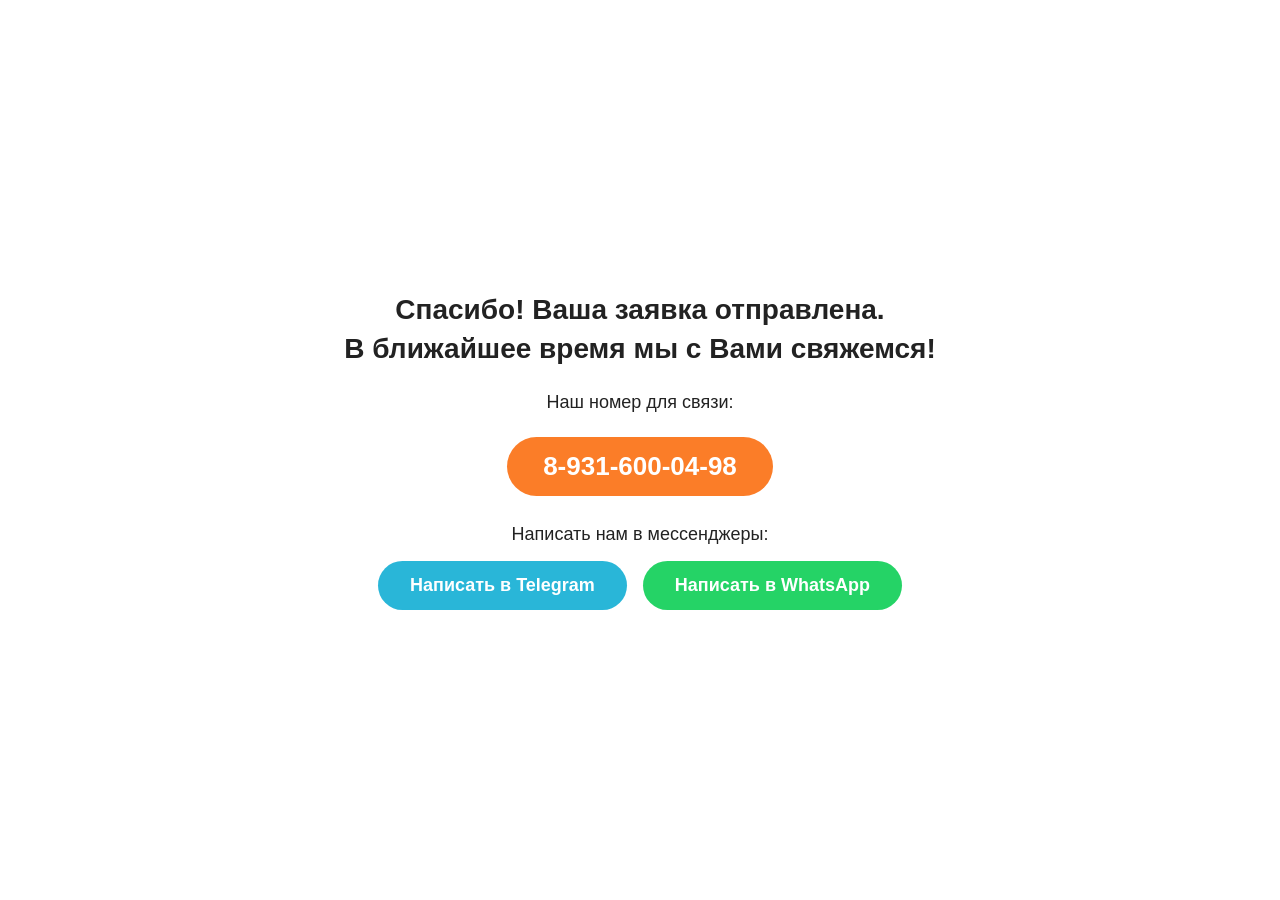
<file: 888/spasibomum.html>
<!DOCTYPE html>
<html lang="ru">
<head>
  <meta charset="UTF-8">
  <meta name="viewport" content="width=device-width, initial-scale=1.0">
  <title>Спасибо за заявку — MUMKAM</title>
  <meta name="robots" content="noindex, nofollow">

  <!-- Yandex.Metrika counter -->
  <script type="text/javascript">
    (function(m,e,t,r,i,k,a){m[i]=m[i]||function(){(m[i].a=m[i].a||[]).push(arguments)};
    m[i].l=1*new Date();
    for (var j = 0; j < document.scripts.length; j++) {if (document.scripts[j].src === r) { return; }}
    k=e.createElement(t),a=e.getElementsByTagName(t)[0],k.async=1,k.src=r,a.parentNode.insertBefore(k,a)})
    (window, document, "script", "https://mc.yandex.ru/metrika/tag.js", "ym");
    ym(99820099, "init", {
      clickmap: true,
      trackLinks: true,
      accurateTrackBounce: true,
      webvisor: true
    });
  </script>
  <noscript>
    <div><img src="https://mc.yandex.ru/watch/99820099" style="position:absolute; left:-9999px;" alt=""></div>
  </noscript>

  <!-- Google tag (gtag.js) -->
  <script async src="https://www.googletagmanager.com/gtag/js?id=G-PPFJ5BMWMW"></script>
  <script>
    window.dataLayer = window.dataLayer || [];
    function gtag(){dataLayer.push(arguments);}
    gtag('js', new Date());
    gtag('config', 'G-PPFJ5BMWMW');
  </script>
  <!-- End Google tag -->

  <!-- Google Tag Manager -->
  <script>(function(w,d,s,l,i){w[l]=w[l]||[];w[l].push({'gtm.start':
  new Date().getTime(),event:'gtm.js'});var f=d.getElementsByTagName(s)[0],
  j=d.createElement(s),dl=l!='dataLayer'?'&l='+l:'';j.async=true;j.src=
  'https://www.googletagmanager.com/gtm.js?id='+i+dl;f.parentNode.insertBefore(j,f);
  })(window,document,'script','dataLayer','GTM-TFHHV3KW');</script>
  <!-- End Google Tag Manager -->

  <link rel="icon" href="favicon.ico" type="image/x-icon">
  <style>
    *, *::before, *::after { box-sizing: border-box; margin: 0; padding: 0; }

    body {
      font-family: Arial, Helvetica, sans-serif;
      background: #fff;
      color: #222;
      min-height: 100vh;
      display: flex;
      flex-direction: column;
      align-items: center;
      justify-content: center;
      padding: 17px;
      text-align: center;
    }

    .thanks__title {
      font-size: 28px;
      font-weight: bold;
      color: #222;
      margin-bottom: 8px;
      line-height: 1.4;
    }

    .thanks__sub {
      font-size: 18px;
      color: #222;
      margin-bottom: 24px;
    }

    .thanks__label {
      font-size: 18px;
      color: #222;
      margin-bottom: 12px;
    }

    .thanks__phone {
      display: inline-block;
      background: #fb7d28;
      color: #fff;
      font-size: 26px;
      font-weight: bold;
      padding: 14px 36px;
      border-radius: 40px;
      text-decoration: none;
      margin-bottom: 28px;
      transition: opacity 0.2s;
    }
    .thanks__phone:hover { opacity: 0.88; }

    .thanks__messengers-label {
      font-size: 18px;
      color: #222;
      margin-bottom: 16px;
    }

    .thanks__messengers {
      display: flex;
      gap: 16px;
      justify-content: center;
      flex-wrap: wrap;
    }

    .thanks__tg {
      display: inline-block;
      background: #29b6d8;
      color: #fff;
      font-size: 18px;
      font-weight: bold;
      padding: 14px 32px;
      border-radius: 40px;
      text-decoration: none;
      transition: opacity 0.2s;
    }
    .thanks__tg:hover { opacity: 0.88; }

    .thanks__wa {
      display: inline-block;
      background: #25d366;
      color: #fff;
      font-size: 18px;
      font-weight: bold;
      padding: 14px 32px;
      border-radius: 40px;
      text-decoration: none;
      transition: opacity 0.2s;
    }
    .thanks__wa:hover { opacity: 0.88; }
  </style>
</head>
<body>
  <!-- Google Tag Manager (noscript) -->
  <noscript><iframe src="https://www.googletagmanager.com/ns.html?id=GTM-TFHHV3KW"
  height="0" width="0" style="display:none;visibility:hidden"></iframe></noscript>
  <!-- End Google Tag Manager (noscript) -->
  <h1 class="thanks__title">Спасибо! Ваша заявка отправлена.<br>В ближайшее время мы с Вами свяжемся!</h1>
  <p class="thanks__sub" style="margin-top:16px;">Наш номер для связи:</p>
  <a href="tel:+79316000498" class="thanks__phone">8-931-600-04-98</a>
  <p class="thanks__messengers-label">Написать нам в мессенджеры:</p>
  <div class="thanks__messengers">
    <a href="https://t.me/+79316000498" class="thanks__tg" target="_blank" rel="noopener">Написать в Telegram</a>
    <a href="https://web.whatsapp.com/send?phone=79316000498" class="thanks__wa" target="_blank" rel="noopener">Написать в WhatsApp</a>
  </div>
</body>
</html>
</file>
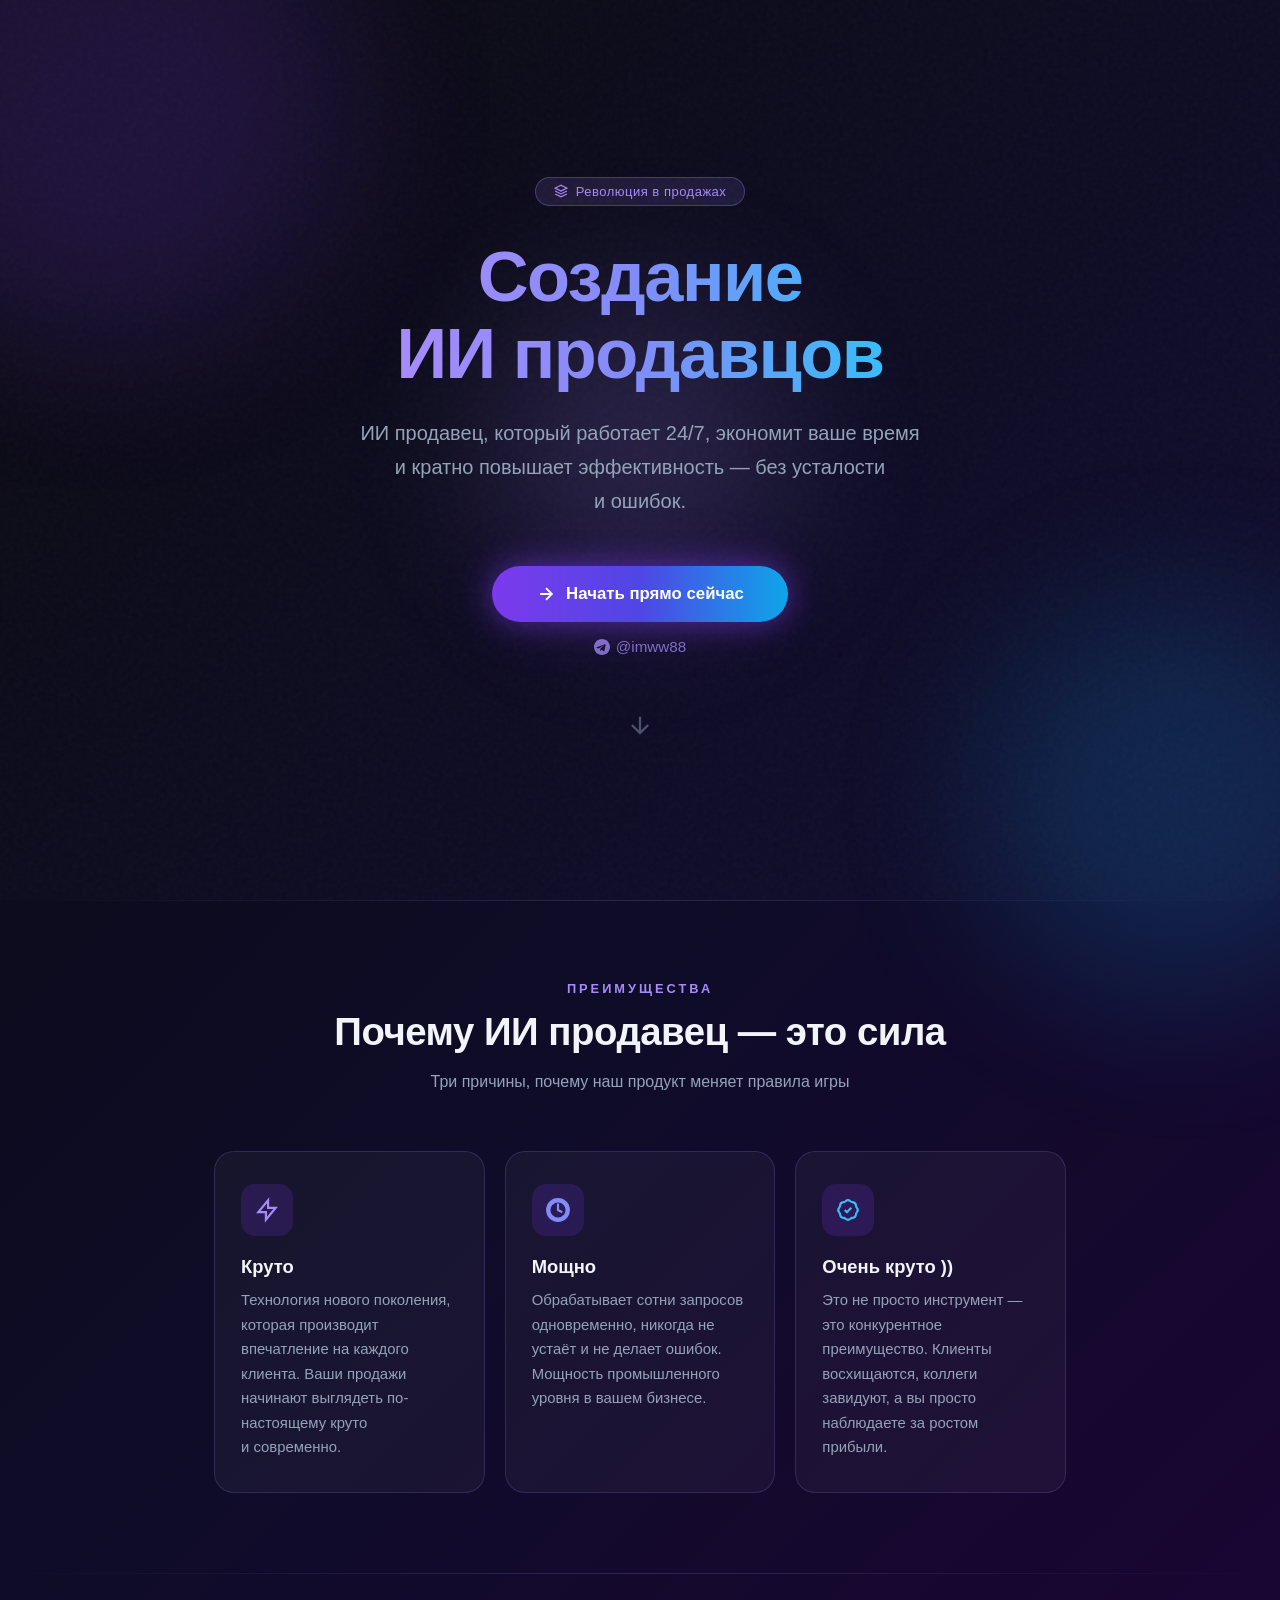
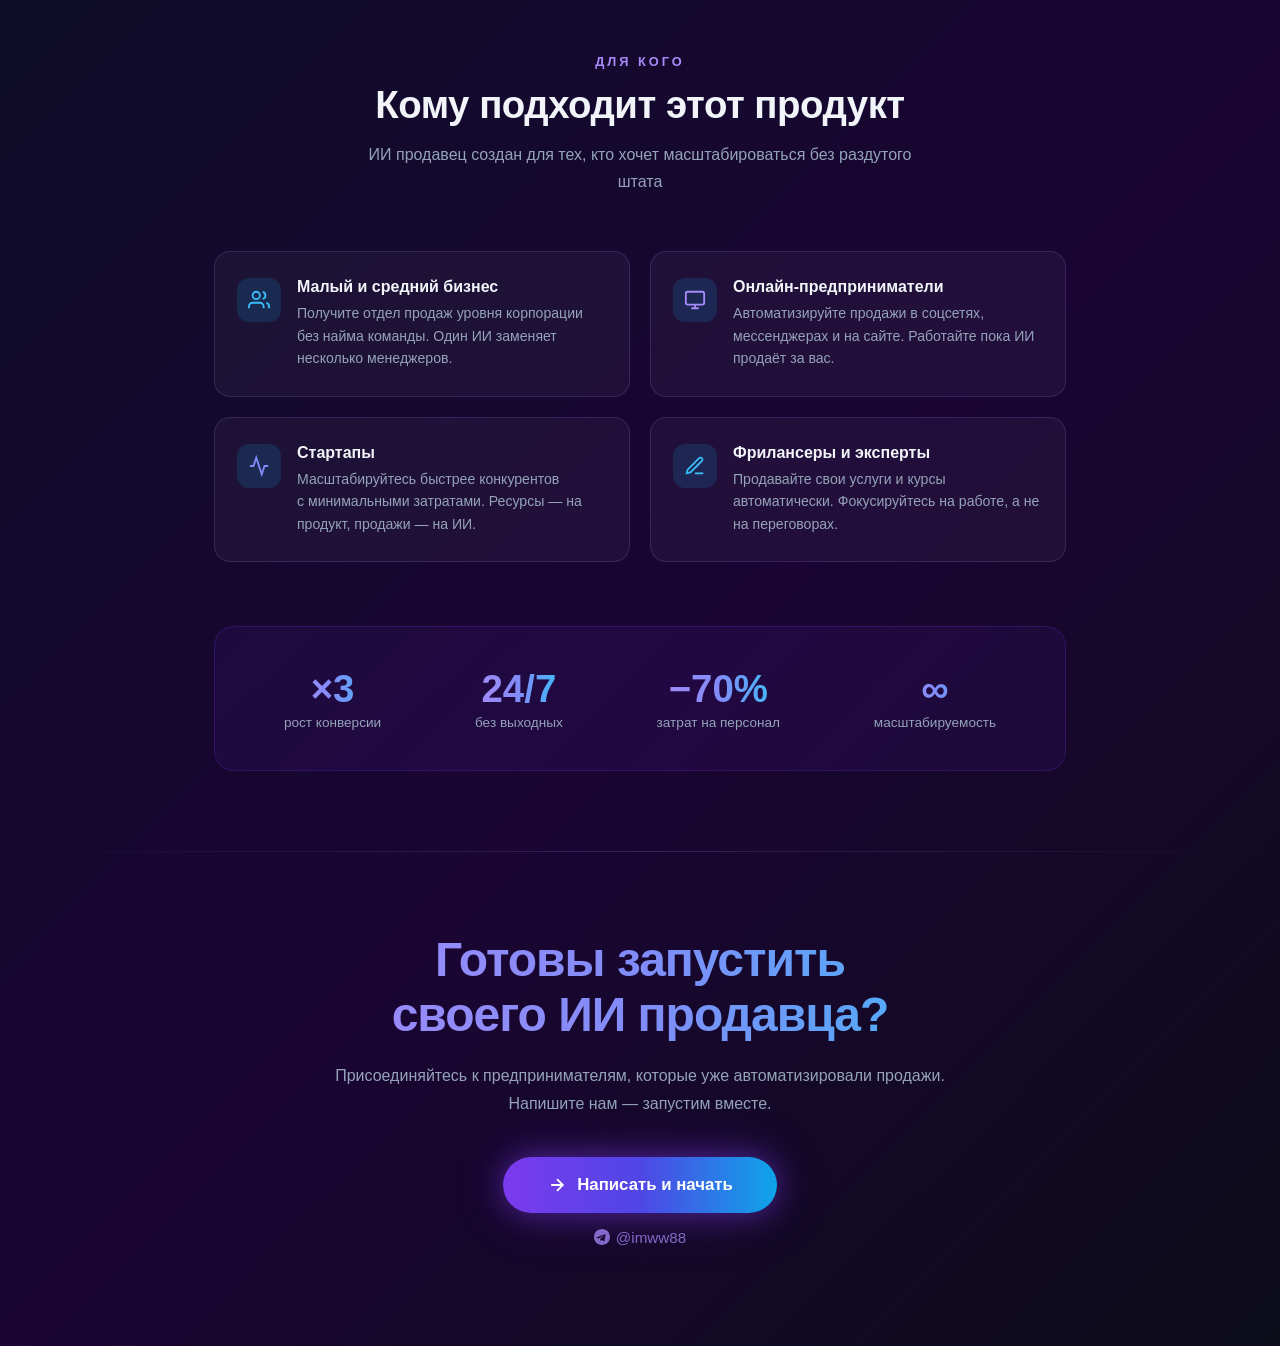
<file: 8888/landing.html>
<!DOCTYPE html>
<html lang="ru">
<head>
  <meta charset="UTF-8" />
  <meta name="viewport" content="width=device-width, initial-scale=1.0" />
  <title>Создание ИИ продавцов</title>
  <style>
    *, *::before, *::after { box-sizing: border-box; margin: 0; padding: 0; }

    :root {
      --grad-bg: linear-gradient(135deg, #0a0a0f 0%, #0f0c29 40%, #1a0533 70%, #0d0d1a 100%);
      --grad-text: linear-gradient(90deg, #a78bfa, #818cf8, #38bdf8);
      --grad-btn: linear-gradient(90deg, #7c3aed, #4f46e5, #0ea5e9);
      --card-bg: rgba(255,255,255,0.04);
      --card-border: rgba(167,139,250,0.18);
      --text-main: #f1f5f9;
      --text-sub: #94a3b8;
      --accent: #a78bfa;
    }

    html { scroll-behavior: smooth; }

    body {
      font-family: -apple-system, BlinkMacSystemFont, 'Segoe UI', Roboto, sans-serif;
      background: var(--grad-bg);
      color: var(--text-main);
      min-height: 100vh;
      overflow-x: hidden;
    }

    /* ── NOISE OVERLAY ── */
    body::before {
      content: '';
      position: fixed; inset: 0;
      background-image: url("data:image/svg+xml,%3Csvg viewBox='0 0 200 200' xmlns='http://www.w3.org/2000/svg'%3E%3Cfilter id='n'%3E%3CfeTurbulence type='fractalNoise' baseFrequency='0.9' numOctaves='4' stitchTiles='stitch'/%3E%3C/filter%3E%3Crect width='100%25' height='100%25' filter='url(%23n)' opacity='0.03'/%3E%3C/svg%3E");
      pointer-events: none; z-index: 0;
    }

    /* ── GLOWING ORBS ── */
    .orb {
      position: fixed; border-radius: 50%;
      filter: blur(80px); opacity: 0.18; pointer-events: none; z-index: 0;
    }
    .orb-1 { width: 500px; height: 500px; background: #7c3aed; top: -150px; left: -150px; animation: drift 14s ease-in-out infinite alternate; }
    .orb-2 { width: 400px; height: 400px; background: #0ea5e9; bottom: -100px; right: -100px; animation: drift 18s ease-in-out infinite alternate-reverse; }
    .orb-3 { width: 300px; height: 300px; background: #a78bfa; top: 50%; left: 50%; transform: translate(-50%,-50%); animation: drift 10s ease-in-out infinite alternate; }
    @keyframes drift { 0% { transform: translate(0,0); } 100% { transform: translate(40px, 30px); } }
    .orb-3 { animation: drift3 12s ease-in-out infinite alternate; }
    @keyframes drift3 { 0% { transform: translate(-50%,-50%); } 100% { transform: translate(calc(-50% + 30px), calc(-50% - 25px)); } }

    /* ── WRAPPER ── */
    .wrapper { position: relative; z-index: 1; max-width: 900px; margin: 0 auto; padding: 0 24px; }

    /* ── HERO ── */
    .hero {
      min-height: 100vh;
      display: flex; flex-direction: column;
      align-items: center; justify-content: center;
      text-align: center; padding: 80px 0 60px;
      gap: 0;
    }

    .badge {
      display: inline-flex; align-items: center; gap: 8px;
      background: rgba(167,139,250,0.12);
      border: 1px solid rgba(167,139,250,0.3);
      border-radius: 100px; padding: 6px 18px;
      font-size: 13px; color: var(--accent); font-weight: 500;
      margin-bottom: 32px; letter-spacing: 0.5px;
      animation: fadeUp 0.7s ease both;
    }
    .badge svg { width: 14px; height: 14px; }

    h1 {
      font-size: clamp(2.4rem, 7vw, 4.4rem);
      font-weight: 800; line-height: 1.1; letter-spacing: -1.5px;
      background: var(--grad-text);
      -webkit-background-clip: text; -webkit-text-fill-color: transparent;
      background-clip: text;
      margin-bottom: 24px;
      animation: fadeUp 0.8s 0.1s ease both;
    }

    .hero-desc {
      font-size: clamp(1rem, 2.5vw, 1.25rem);
      color: var(--text-sub); max-width: 560px;
      line-height: 1.7; margin-bottom: 48px;
      animation: fadeUp 0.8s 0.2s ease both;
    }

    /* ── CTA BUTTON ── */
    .cta-wrap { display: flex; flex-direction: column; align-items: center; gap: 16px; animation: fadeUp 0.8s 0.3s ease both; }

    .btn-cta {
      position: relative; display: inline-flex; align-items: center; gap: 10px;
      background: var(--grad-btn);
      color: #fff; font-size: 1.05rem; font-weight: 700;
      padding: 18px 44px; border: none; border-radius: 50px;
      cursor: pointer; text-decoration: none;
      box-shadow: 0 0 30px rgba(124,58,237,0.5), 0 0 60px rgba(124,58,237,0.2);
      animation: pulse-btn 2.4s ease-in-out infinite;
      transition: transform 0.2s, box-shadow 0.2s;
    }
    .btn-cta:hover { transform: translateY(-3px) scale(1.03); box-shadow: 0 0 50px rgba(124,58,237,0.7), 0 0 90px rgba(14,165,233,0.3); }
    .btn-cta svg { width: 20px; height: 20px; }

    @keyframes pulse-btn {
      0%, 100% { box-shadow: 0 0 30px rgba(124,58,237,0.5), 0 0 60px rgba(124,58,237,0.2); }
      50%        { box-shadow: 0 0 50px rgba(124,58,237,0.8), 0 0 100px rgba(14,165,233,0.4), 0 0 6px #fff2; }
    }

    .tg-link {
      color: var(--accent); font-size: 0.95rem; text-decoration: none;
      opacity: 0.75; transition: opacity 0.2s;
      display: flex; align-items: center; gap: 6px;
    }
    .tg-link:hover { opacity: 1; }
    .tg-link svg { width: 16px; height: 16px; }

    /* ── SCROLL INDICATOR ── */
    .scroll-hint { margin-top: 56px; animation: bounce 2s ease-in-out infinite; color: var(--text-sub); opacity: 0.45; }
    .scroll-hint svg { width: 28px; height: 28px; }
    @keyframes bounce { 0%,100% { transform: translateY(0); } 50% { transform: translateY(8px); } }

    /* ── SECTION LABEL ── */
    .section-label {
      text-align: center; font-size: 0.8rem; font-weight: 600;
      letter-spacing: 3px; text-transform: uppercase;
      color: var(--accent); margin-bottom: 14px;
    }
    .section-title {
      text-align: center; font-size: clamp(1.6rem, 4vw, 2.4rem);
      font-weight: 800; margin-bottom: 14px; letter-spacing: -0.5px;
    }
    .section-sub { text-align: center; color: var(--text-sub); font-size: 1rem; line-height: 1.7; max-width: 560px; margin: 0 auto 56px; }

    /* ── CARDS ── */
    section { padding: 80px 0; }

    .cards { display: grid; grid-template-columns: repeat(3, 1fr); gap: 20px; }
    @media (max-width: 700px) { .cards { grid-template-columns: 1fr; } }
    @media (min-width: 500px) and (max-width: 700px) { .cards { grid-template-columns: 1fr 1fr; } }

    .card {
      background: var(--card-bg);
      border: 1px solid var(--card-border);
      border-radius: 20px; padding: 32px 26px;
      transition: transform 0.3s, box-shadow 0.3s, border-color 0.3s;
      position: relative; overflow: hidden;
    }
    .card::before {
      content: ''; position: absolute; inset: 0;
      background: var(--grad-text); opacity: 0;
      transition: opacity 0.3s; border-radius: inherit;
      mask: linear-gradient(#fff 0 0) content-box, linear-gradient(#fff 0 0);
      -webkit-mask: linear-gradient(#fff 0 0) content-box, linear-gradient(#fff 0 0);
      -webkit-mask-composite: xor; mask-composite: exclude;
      padding: 1px;
    }
    .card:hover { transform: translateY(-6px); box-shadow: 0 20px 60px rgba(124,58,237,0.2); border-color: rgba(167,139,250,0.4); }

    .card-icon {
      width: 52px; height: 52px; border-radius: 14px;
      background: rgba(124,58,237,0.18);
      display: flex; align-items: center; justify-content: center;
      margin-bottom: 20px;
    }
    .card-icon svg { width: 26px; height: 26px; }

    .card h3 { font-size: 1.15rem; font-weight: 700; margin-bottom: 10px; }
    .card p { color: var(--text-sub); font-size: 0.93rem; line-height: 1.65; }

    /* ── FOR WHOM ── */
    .for-whom-grid { display: grid; grid-template-columns: 1fr 1fr; gap: 20px; }
    @media (max-width: 600px) { .for-whom-grid { grid-template-columns: 1fr; } }

    .fw-item {
      background: var(--card-bg); border: 1px solid var(--card-border);
      border-radius: 16px; padding: 26px 22px;
      display: flex; align-items: flex-start; gap: 16px;
      transition: transform 0.3s;
    }
    .fw-item:hover { transform: translateY(-4px); }
    .fw-icon { flex-shrink: 0; width: 44px; height: 44px; border-radius: 12px; background: rgba(14,165,233,0.15); display: flex; align-items: center; justify-content: center; }
    .fw-icon svg { width: 22px; height: 22px; }
    .fw-item h4 { font-size: 1rem; font-weight: 700; margin-bottom: 6px; }
    .fw-item p { color: var(--text-sub); font-size: 0.88rem; line-height: 1.6; }

    /* ── BENEFIT STRIP ── */
    .benefit-strip {
      background: rgba(124,58,237,0.08);
      border: 1px solid rgba(124,58,237,0.2);
      border-radius: 20px; padding: 40px 36px;
      display: flex; flex-wrap: wrap; gap: 28px;
      justify-content: space-around; align-items: center;
      margin-top: 64px;
    }
    .stat { text-align: center; }
    .stat-num {
      font-size: 2.4rem; font-weight: 800;
      background: var(--grad-text); -webkit-background-clip: text; -webkit-text-fill-color: transparent; background-clip: text;
    }
    .stat-label { color: var(--text-sub); font-size: 0.85rem; margin-top: 4px; }

    /* ── FOOTER CTA ── */
    .footer-cta {
      text-align: center; padding: 80px 0 100px;
    }
    .footer-cta h2 {
      font-size: clamp(1.8rem, 5vw, 3rem); font-weight: 800; letter-spacing: -1px;
      margin-bottom: 20px;
      background: var(--grad-text); -webkit-background-clip: text; -webkit-text-fill-color: transparent; background-clip: text;
    }
    .footer-cta p { color: var(--text-sub); font-size: 1rem; margin-bottom: 40px; line-height: 1.7; }

    /* ── DIVIDER ── */
    .divider { height: 1px; background: linear-gradient(90deg, transparent, rgba(167,139,250,0.2), transparent); margin: 0; }

    /* ── ANIMATIONS ── */
    @keyframes fadeUp {
      from { opacity: 0; transform: translateY(24px); }
      to   { opacity: 1; transform: translateY(0); }
    }
    .reveal { opacity: 0; transform: translateY(30px); transition: opacity 0.7s ease, transform 0.7s ease; }
    .reveal.visible { opacity: 1; transform: translateY(0); }
  </style>
</head>
<body>

<!-- BACKGROUND -->
<div class="orb orb-1"></div>
<div class="orb orb-2"></div>
<div class="orb orb-3"></div>

<!-- ══ HERO ══ -->
<div class="wrapper">
  <section class="hero">
    <div class="badge">
      <svg viewBox="0 0 24 24" fill="none" stroke="currentColor" stroke-width="2"><path d="M12 2L2 7l10 5 10-5-10-5zM2 17l10 5 10-5M2 12l10 5 10-5"/></svg>
      Революция в продажах
    </div>

    <h1>Создание<br>ИИ продавцов</h1>

    <p class="hero-desc">
      ИИ&nbsp;продавец, который работает&nbsp;24/7, экономит ваше время
      и&nbsp;кратно повышает эффективность&nbsp;— без усталости и&nbsp;ошибок.
    </p>

    <div class="cta-wrap">
      <a href="https://t.me/imww88" target="_blank" class="btn-cta">
        <svg viewBox="0 0 24 24" fill="none" stroke="currentColor" stroke-width="2.2"><path d="M5 12h14M12 5l7 7-7 7"/></svg>
        Начать прямо сейчас
      </a>
      <a href="https://t.me/imww88" target="_blank" class="tg-link">
        <svg viewBox="0 0 24 24" fill="currentColor"><path d="M12 0C5.373 0 0 5.373 0 12s5.373 12 12 12 12-5.373 12-12S18.627 0 12 0zm5.562 8.248-2.04 9.61c-.154.683-.556.85-1.127.527l-3.112-2.293-1.5 1.443c-.166.166-.305.305-.625.305l.222-3.168 5.79-5.233c.25-.222-.056-.346-.39-.124L7.126 14.4l-3.06-.956c-.666-.208-.68-.666.138-.985l11.952-4.607c.556-.2 1.042.124.406.396z"/></svg>
        @imww88
      </a>
    </div>

    <div class="scroll-hint">
      <svg viewBox="0 0 24 24" fill="none" stroke="currentColor" stroke-width="2"><path d="M12 5v14M5 12l7 7 7-7"/></svg>
    </div>
  </section>
</div>

<div class="divider"></div>

<!-- ══ ПРЕИМУЩЕСТВА ══ -->
<div class="wrapper">
  <section>
    <div class="reveal">
      <p class="section-label">Преимущества</p>
      <h2 class="section-title">Почему ИИ продавец&nbsp;— это сила</h2>
      <p class="section-sub">Три причины, почему наш продукт меняет правила игры</p>
    </div>

    <div class="cards">
      <!-- Карточка 1 -->
      <div class="card reveal">
        <div class="card-icon">
          <svg viewBox="0 0 24 24" fill="none" stroke="#a78bfa" stroke-width="2"><path d="M13 10V3L4 14h7v7l9-11h-7z"/></svg>
        </div>
        <h3>Круто</h3>
        <p>Технология нового поколения, которая производит впечатление на каждого клиента. Ваши продажи начинают выглядеть по-настоящему круто и&nbsp;современно.</p>
      </div>

      <!-- Карточка 2 -->
      <div class="card reveal">
        <div class="card-icon">
          <svg viewBox="0 0 24 24" fill="none" stroke="#818cf8" stroke-width="2"><path d="M12 2a10 10 0 1 0 10 10A10 10 0 0 0 12 2zm0 18a8 8 0 1 1 8-8 8 8 0 0 1-8 8z"/><path d="M12 6v6l4 2"/></svg>
        </div>
        <h3>Мощно</h3>
        <p>Обрабатывает сотни запросов одновременно, никогда не устаёт и&nbsp;не делает ошибок. Мощность промышленного уровня в&nbsp;вашем бизнесе.</p>
      </div>

      <!-- Карточка 3 -->
      <div class="card reveal">
        <div class="card-icon">
          <svg viewBox="0 0 24 24" fill="none" stroke="#38bdf8" stroke-width="2"><path d="M9 12l2 2 4-4M7.835 4.697a3.42 3.42 0 0 0 1.946-.806 3.42 3.42 0 0 1 4.438 0 3.42 3.42 0 0 0 1.946.806 3.42 3.42 0 0 1 3.138 3.138 3.42 3.42 0 0 0 .806 1.946 3.42 3.42 0 0 1 0 4.438 3.42 3.42 0 0 0-.806 1.946 3.42 3.42 0 0 1-3.138 3.138 3.42 3.42 0 0 0-1.946.806 3.42 3.42 0 0 1-4.438 0 3.42 3.42 0 0 0-1.946-.806 3.42 3.42 0 0 1-3.138-3.138 3.42 3.42 0 0 0-.806-1.946 3.42 3.42 0 0 1 0-4.438 3.42 3.42 0 0 0 .806-1.946 3.42 3.42 0 0 1 3.138-3.138z"/></svg>
        </div>
        <h3>Очень круто&nbsp;))</h3>
        <p>Это не просто инструмент — это конкурентное преимущество. Клиенты восхищаются, коллеги завидуют, а&nbsp;вы просто наблюдаете за ростом прибыли.</p>
      </div>
    </div>
  </section>
</div>

<div class="divider"></div>

<!-- ══ ДЛЯ КОГО ══ -->
<div class="wrapper">
  <section>
    <div class="reveal">
      <p class="section-label">Для кого</p>
      <h2 class="section-title">Кому подходит этот продукт</h2>
      <p class="section-sub">ИИ&nbsp;продавец создан для тех, кто хочет масштабироваться без раздутого штата</p>
    </div>

    <div class="for-whom-grid reveal">
      <div class="fw-item">
        <div class="fw-icon">
          <svg viewBox="0 0 24 24" fill="none" stroke="#38bdf8" stroke-width="2"><path d="M17 21v-2a4 4 0 0 0-4-4H5a4 4 0 0 0-4 4v2"/><circle cx="9" cy="7" r="4"/><path d="M23 21v-2a4 4 0 0 0-3-3.87M16 3.13a4 4 0 0 1 0 7.75"/></svg>
        </div>
        <div>
          <h4>Малый и средний бизнес</h4>
          <p>Получите отдел продаж уровня корпорации без найма команды. Один ИИ заменяет несколько менеджеров.</p>
        </div>
      </div>

      <div class="fw-item">
        <div class="fw-icon">
          <svg viewBox="0 0 24 24" fill="none" stroke="#a78bfa" stroke-width="2"><rect x="2" y="3" width="20" height="14" rx="2"/><path d="M8 21h8M12 17v4"/></svg>
        </div>
        <div>
          <h4>Онлайн-предприниматели</h4>
          <p>Автоматизируйте продажи в&nbsp;соцсетях, мессенджерах и&nbsp;на сайте. Работайте пока ИИ продаёт за вас.</p>
        </div>
      </div>

      <div class="fw-item">
        <div class="fw-icon">
          <svg viewBox="0 0 24 24" fill="none" stroke="#818cf8" stroke-width="2"><path d="M22 12h-4l-3 9L9 3l-3 9H2"/></svg>
        </div>
        <div>
          <h4>Стартапы</h4>
          <p>Масштабируйтесь быстрее конкурентов с&nbsp;минимальными затратами. Ресурсы — на продукт, продажи — на ИИ.</p>
        </div>
      </div>

      <div class="fw-item">
        <div class="fw-icon">
          <svg viewBox="0 0 24 24" fill="none" stroke="#38bdf8" stroke-width="2"><path d="M12 20h9"/><path d="M16.5 3.5a2.121 2.121 0 0 1 3 3L7 19l-4 1 1-4L16.5 3.5z"/></svg>
        </div>
        <div>
          <h4>Фрилансеры и эксперты</h4>
          <p>Продавайте свои услуги и&nbsp;курсы автоматически. Фокусируйтесь на работе, а&nbsp;не на переговорах.</p>
        </div>
      </div>
    </div>

    <!-- STATS -->
    <div class="benefit-strip reveal">
      <div class="stat">
        <div class="stat-num">×3</div>
        <div class="stat-label">рост конверсии</div>
      </div>
      <div class="stat">
        <div class="stat-num">24/7</div>
        <div class="stat-label">без выходных</div>
      </div>
      <div class="stat">
        <div class="stat-num">−70%</div>
        <div class="stat-label">затрат на персонал</div>
      </div>
      <div class="stat">
        <div class="stat-num">∞</div>
        <div class="stat-label">масштабируемость</div>
      </div>
    </div>
  </section>
</div>

<div class="divider"></div>

<!-- ══ FOOTER CTA ══ -->
<div class="wrapper">
  <div class="footer-cta reveal">
    <h2>Готовы запустить<br>своего ИИ продавца?</h2>
    <p>Присоединяйтесь к&nbsp;предпринимателям, которые уже автоматизировали продажи.<br>Напишите нам — запустим вместе.</p>

    <div class="cta-wrap">
      <a href="https://t.me/imww88" target="_blank" class="btn-cta">
        <svg viewBox="0 0 24 24" fill="none" stroke="currentColor" stroke-width="2.2"><path d="M5 12h14M12 5l7 7-7 7"/></svg>
        Написать и начать
      </a>
      <a href="https://t.me/imww88" target="_blank" class="tg-link">
        <svg viewBox="0 0 24 24" fill="currentColor"><path d="M12 0C5.373 0 0 5.373 0 12s5.373 12 12 12 12-5.373 12-12S18.627 0 12 0zm5.562 8.248-2.04 9.61c-.154.683-.556.85-1.127.527l-3.112-2.293-1.5 1.443c-.166.166-.305.305-.625.305l.222-3.168 5.79-5.233c.25-.222-.056-.346-.39-.124L7.126 14.4l-3.06-.956c-.666-.208-.68-.666.138-.985l11.952-4.607c.556-.2 1.042.124.406.396z"/></svg>
        @imww88
      </a>
    </div>
  </div>
</div>

<script>
  // Reveal on scroll
  const observer = new IntersectionObserver(
    entries => entries.forEach(e => { if (e.isIntersecting) { e.target.classList.add('visible'); } }),
    { threshold: 0.12 }
  );
  document.querySelectorAll('.reveal').forEach(el => observer.observe(el));
</script>
</body>
</html>
</file>
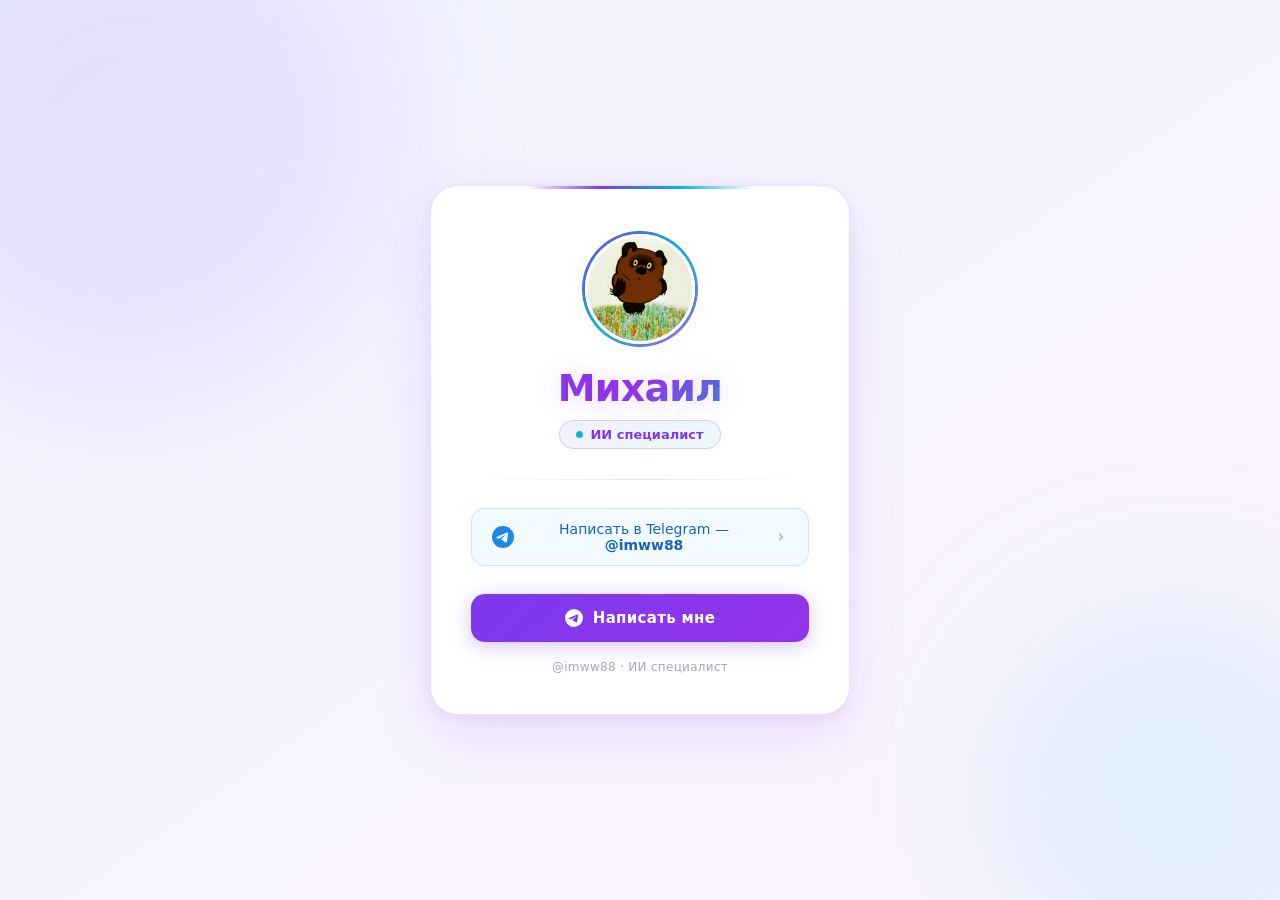
<file: demo2/vizitka.html>
<!DOCTYPE html>
<html lang="ru">
<head>
  <meta charset="UTF-8">
  <meta name="viewport" content="width=device-width, initial-scale=1.0">
  <title>Михаил — ИИ специалист</title>
  <style>
    *, *::before, *::after { box-sizing: border-box; margin: 0; padding: 0; }

    :root {
      --bg-top: #eef2ff;
      --bg-bot: #fdf4ff;
      --card:   #ffffff;
      --accent1: #7c3aed;
      --accent2: #06b6d4;
      --accent3: #a855f7;
      --text:   #1e1b4b;
      --muted:  #6b7280;
      --border: rgba(124,58,237,0.15);
    }

    html, body { height: 100%; }

    body {
      background: linear-gradient(145deg, var(--bg-top) 0%, #f5f3ff 40%, var(--bg-bot) 100%);
      color: var(--text);
      font-family: 'Segoe UI', system-ui, -apple-system, sans-serif;
      display: flex;
      align-items: center;
      justify-content: center;
      min-height: 100vh;
      overflow-x: hidden;
    }

    /* Soft blobs */
    body::before, body::after {
      content: '';
      position: fixed;
      border-radius: 50%;
      filter: blur(80px);
      pointer-events: none;
      z-index: 0;
    }
    body::before {
      width: 500px; height: 500px;
      top: -120px; left: -120px;
      background: rgba(124,58,237,0.10);
    }
    body::after {
      width: 400px; height: 400px;
      bottom: -100px; right: -100px;
      background: rgba(6,182,212,0.10);
    }

    /* Card */
    .card {
      position: relative;
      z-index: 1;
      width: min(420px, 92vw);
      background: var(--card);
      border: 1px solid var(--border);
      border-radius: 28px;
      padding: 48px 40px 40px;
      text-align: center;
      box-shadow:
        0 0 0 1px rgba(255,255,255,0.9) inset,
        0 20px 60px rgba(124,58,237,0.12),
        0 4px 16px rgba(0,0,0,0.06);
      animation: cardIn 0.65s cubic-bezier(0.22,1,0.36,1) both;
      backdrop-filter: blur(10px);
    }

    @keyframes cardIn {
      from { opacity: 0; transform: translateY(28px) scale(0.97); }
      to   { opacity: 1; transform: translateY(0)    scale(1); }
    }

    /* Top accent line */
    .card::before {
      content: '';
      position: absolute;
      top: 0; left: 50%;
      transform: translateX(-50%);
      width: 55%;
      height: 3px;
      background: linear-gradient(90deg, transparent, var(--accent1), var(--accent2), transparent);
      border-radius: 0 0 8px 8px;
    }

    /* Avatar */
    .avatar-wrap {
      display: inline-flex;
      align-items: center;
      justify-content: center;
      margin-bottom: 24px;
      position: relative;
      width: 110px;
      height: 110px;
    }

    .avatar-ring {
      position: absolute;
      inset: -3px;
      border-radius: 50%;
      background: linear-gradient(135deg, var(--accent1), var(--accent2), var(--accent3));
      padding: 3px;
      animation: spin 7s linear infinite;
    }

    @keyframes spin {
      to { transform: rotate(360deg); }
    }

    .avatar-ring-inner {
      width: 100%;
      height: 100%;
      border-radius: 50%;
      background: #fff;
    }

    .avatar-img {
      position: absolute;
      inset: 0;
      width: 100%;
      height: 100%;
      border-radius: 50%;
      object-fit: cover;
      object-position: center top;
      z-index: 1;
      border: 3px solid #fff;
    }

    /* Name */
    .name {
      font-size: clamp(30px, 8vw, 38px);
      font-weight: 800;
      letter-spacing: -0.8px;
      line-height: 1.1;
      margin-bottom: 10px;
      background: linear-gradient(135deg, var(--accent1) 0%, #9333ea 50%, var(--accent2) 100%);
      -webkit-background-clip: text;
      -webkit-text-fill-color: transparent;
      background-clip: text;
      filter: drop-shadow(0 2px 12px rgba(124,58,237,0.20));
      animation: namePulse 5s ease-in-out infinite;
    }

    @keyframes namePulse {
      0%, 100% { filter: drop-shadow(0 2px 10px rgba(124,58,237,0.18)); }
      50%       { filter: drop-shadow(0 2px 20px rgba(124,58,237,0.38)); }
    }

    /* Role badge */
    .role {
      display: inline-flex;
      align-items: center;
      gap: 7px;
      background: linear-gradient(135deg, rgba(124,58,237,0.08), rgba(6,182,212,0.08));
      border: 1px solid rgba(124,58,237,0.2);
      border-radius: 100px;
      padding: 6px 16px;
      font-size: 13px;
      font-weight: 600;
      color: var(--accent1);
      margin-bottom: 30px;
    }

    .role-dot {
      width: 7px;
      height: 7px;
      border-radius: 50%;
      background: var(--accent2);
      animation: blink 2.2s ease-in-out infinite;
      flex-shrink: 0;
    }

    @keyframes blink {
      0%, 100% { opacity: 1; transform: scale(1); }
      50%       { opacity: 0.3; transform: scale(0.6); }
    }

    /* Divider */
    .divider {
      height: 1px;
      background: linear-gradient(90deg, transparent, rgba(124,58,237,0.15), transparent);
      margin: 0 0 28px;
    }

    /* Telegram block */
    .tg-block {
      display: flex;
      align-items: center;
      justify-content: center;
      gap: 10px;
      margin-bottom: 28px;
      padding: 12px 20px;
      background: rgba(33,150,243,0.06);
      border: 1px solid rgba(33,150,243,0.2);
      border-radius: 14px;
      text-decoration: none;
      color: #1565c0;
      font-size: 14px;
      font-weight: 500;
      transition: all 0.2s;
    }

    .tg-block:hover {
      background: rgba(33,150,243,0.12);
      border-color: rgba(33,150,243,0.4);
      transform: translateY(-2px);
      box-shadow: 0 6px 20px rgba(33,150,243,0.15);
    }

    .tg-block svg {
      width: 22px; height: 22px;
      flex-shrink: 0;
      color: #1e88e5;
    }

    .tg-handle {
      font-weight: 700;
      color: #1565c0;
    }

    /* CTA */
    .cta {
      display: inline-flex;
      align-items: center;
      justify-content: center;
      gap: 10px;
      width: 100%;
      padding: 15px 28px;
      border-radius: 14px;
      font-size: 15px;
      font-weight: 700;
      text-decoration: none;
      color: #fff;
      background: linear-gradient(135deg, var(--accent1) 0%, #9333ea 50%, var(--accent2) 100%);
      background-size: 200% 200%;
      border: none;
      cursor: pointer;
      position: relative;
      overflow: hidden;
      transition: transform 0.2s, box-shadow 0.2s;
      animation: gradMove 4s ease infinite;
      box-shadow: 0 4px 20px rgba(124,58,237,0.3);
      letter-spacing: 0.3px;
    }

    @keyframes gradMove {
      0%   { background-position: 0% 50%; }
      50%  { background-position: 100% 50%; }
      100% { background-position: 0% 50%; }
    }

    .cta::before {
      content: '';
      position: absolute;
      top: 0; left: -100%;
      width: 60%;
      height: 100%;
      background: linear-gradient(90deg, transparent, rgba(255,255,255,0.2), transparent);
      transform: skewX(-20deg);
      transition: left 0.55s;
    }

    .cta:hover {
      transform: translateY(-2px);
      box-shadow: 0 10px 32px rgba(124,58,237,0.4);
    }

    .cta:hover::before { left: 160%; }
    .cta:active { transform: translateY(0) scale(0.98); }

    .cta svg { width: 18px; height: 18px; flex-shrink: 0; }

    /* Footer */
    .card-footer {
      margin-top: 18px;
      font-size: 12px;
      color: rgba(107,114,128,0.6);
      letter-spacing: 0.3px;
    }

    @media (max-width: 480px) {
      .card { padding: 36px 20px 28px; }
    }
  </style>
</head>
<body>

  <div class="card">

    <!-- Avatar -->
    <div style="display:flex;justify-content:center">
      <div class="avatar-wrap">
        <div class="avatar-ring">
          <div class="avatar-ring-inner"></div>
        </div>
        <img class="avatar-img" src="винни.jpg" alt="Михаил">
      </div>
    </div>

    <!-- Name & role -->
    <h1 class="name">Михаил</h1>
    <div class="role">
      <span class="role-dot"></span>
      ИИ специалист
    </div>

    <div class="divider"></div>

    <!-- Telegram link -->
    <a class="tg-block" href="https://t.me/imww88" target="_blank" rel="noopener">
      <svg viewBox="0 0 24 24" fill="currentColor">
        <path d="M11.944 0A12 12 0 0 0 0 12a12 12 0 0 0 12 12 12 12 0 0 0 12-12A12 12 0 0 0 12 0a12 12 0 0 0-.056 0zm4.962 7.224c.1-.002.321.023.465.14a.506.506 0 0 1 .171.325c.016.093.036.306.02.472-.18 1.898-.962 6.502-1.36 8.627-.168.9-.499 1.201-.82 1.23-.696.065-1.225-.46-1.9-.902-1.056-.693-1.653-1.124-2.678-1.8-1.185-.78-.417-1.21.258-1.91.177-.184 3.247-2.977 3.307-3.23.007-.032.014-.15-.056-.212s-.174-.041-.249-.024c-.106.024-1.793 1.14-5.061 3.345-.48.33-.913.49-1.302.48-.428-.008-1.252-.241-1.865-.44-.752-.245-1.349-.374-1.297-.789.027-.216.325-.437.893-.663 3.498-1.524 5.83-2.529 6.998-3.014 3.332-1.386 4.025-1.627 4.476-1.635z"/>
      </svg>
      <span>Написать в Telegram — <span class="tg-handle">@imww88</span></span>
      <svg viewBox="0 0 20 20" fill="currentColor" style="width:14px;height:14px;opacity:0.5;margin-left:auto">
        <path fill-rule="evenodd" d="M7.293 14.707a1 1 0 010-1.414L10.586 10 7.293 6.707a1 1 0 011.414-1.414l4 4a1 1 0 010 1.414l-4 4a1 1 0 01-1.414 0z" clip-rule="evenodd"/>
      </svg>
    </a>

    <!-- CTA -->
    <a class="cta" href="https://t.me/imww88" target="_blank" rel="noopener">
      <svg viewBox="0 0 24 24" fill="currentColor">
        <path d="M11.944 0A12 12 0 0 0 0 12a12 12 0 0 0 12 12 12 12 0 0 0 12-12A12 12 0 0 0 12 0a12 12 0 0 0-.056 0zm4.962 7.224c.1-.002.321.023.465.14a.506.506 0 0 1 .171.325c.016.093.036.306.02.472-.18 1.898-.962 6.502-1.36 8.627-.168.9-.499 1.201-.82 1.23-.696.065-1.225-.46-1.9-.902-1.056-.693-1.653-1.124-2.678-1.8-1.185-.78-.417-1.21.258-1.91.177-.184 3.247-2.977 3.307-3.23.007-.032.014-.15-.056-.212s-.174-.041-.249-.024c-.106.024-1.793 1.14-5.061 3.345-.48.33-.913.49-1.302.48-.428-.008-1.252-.241-1.865-.44-.752-.245-1.349-.374-1.297-.789.027-.216.325-.437.893-.663 3.498-1.524 5.83-2.529 6.998-3.014 3.332-1.386 4.025-1.627 4.476-1.635z"/>
      </svg>
      Написать мне
    </a>

    <div class="card-footer">@imww88 · ИИ специалист</div>

  </div>

  <script>
    // Subtle 3D tilt on mouse move
    const card = document.querySelector('.card');
    document.addEventListener('mousemove', e => {
      const r = card.getBoundingClientRect();
      const cx = r.left + r.width / 2;
      const cy = r.top + r.height / 2;
      const dx = (e.clientX - cx) / (window.innerWidth / 2);
      const dy = (e.clientY - cy) / (window.innerHeight / 2);
      card.style.transition = 'transform 0.1s';
      card.style.transform = `perspective(900px) rotateY(${dx * 5}deg) rotateX(${-dy * 5}deg)`;
    });
    document.addEventListener('mouseleave', () => {
      card.style.transition = 'transform 0.5s ease';
      card.style.transform = 'perspective(900px) rotateY(0deg) rotateX(0deg)';
    });
  </script>

</body>
</html>
</file>
